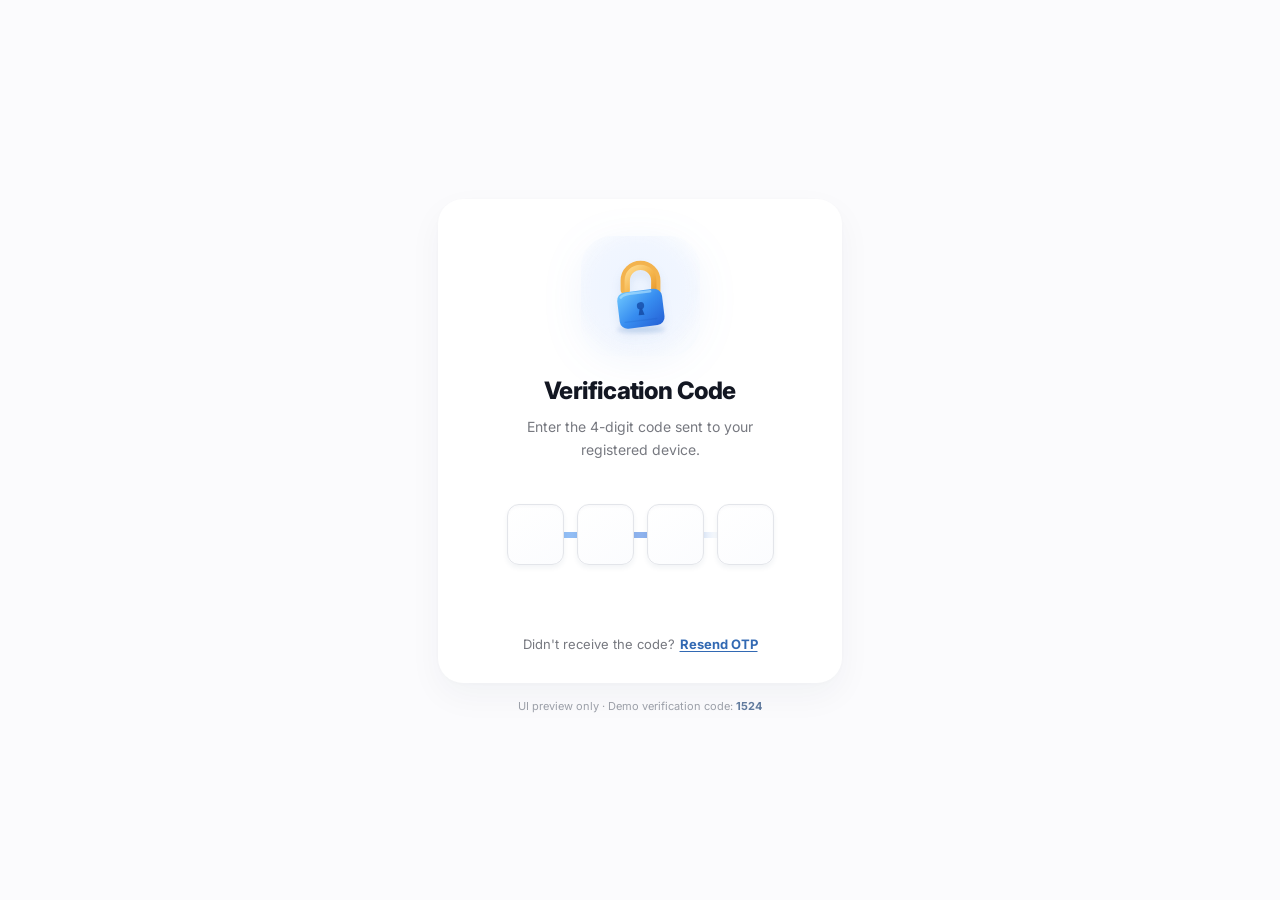
<file: index.html>
<!doctype html>
<html lang="en">
<head>
  <meta charset="UTF-8" />
  <meta name="viewport" content="width=device-width, initial-scale=1.0" />
  <meta name="theme-color" content="#f9fafc" />
  <meta name="description" content="Responsive four-digit verification code interface." />
  <title>Verification Code | OTP UI</title>
  <link rel="stylesheet" href="style.css" />
  <script src="script.js" defer></script>
</head>
<body>
  <main class="page">
    <section class="card" aria-labelledby="verification-heading">
      <div class="hero-icon" aria-hidden="true">
        <svg class="lock-icon" viewBox="0 0 104 116" role="img" focusable="false">
          <defs>
            <linearGradient id="shackle" x1="0" y1="0" x2="1" y2="1">
              <stop offset="0" stop-color="#ffdb8d" />
              <stop offset=".58" stop-color="#f5b54c" />
              <stop offset="1" stop-color="#e89c31" />
            </linearGradient>
            <linearGradient id="lockface" x1="0" y1="0" x2=".95" y2="1">
              <stop offset="0" stop-color="#70c9ff" />
              <stop offset=".52" stop-color="#378df0" />
              <stop offset="1" stop-color="#2561d6" />
            </linearGradient>
            <filter id="lockshadow" x="-50%" y="-50%" width="200%" height="200%">
              <feGaussianBlur stdDeviation="3" />
            </filter>
          </defs>
          <ellipse cx="53" cy="108" rx="37" ry="4" fill="#3973bb" opacity=".2" filter="url(#lockshadow)" />
          <path d="M28 48V34a24 24 0 0 1 48 0v19" fill="none" stroke="#f3b34e" stroke-width="12" stroke-linecap="round" />
          <path d="M32 49V34a20 20 0 0 1 40 0v16" fill="none" stroke="url(#shackle)" stroke-width="8" stroke-linecap="round" />
          <g transform="rotate(-7 52 72)">
            <rect x="18" y="49" width="68" height="55" rx="12" fill="url(#lockface)" />
            <path d="M24 56c3-3 7-4 14-4h31" fill="none" stroke="#b1e3ff" stroke-width="4" opacity=".63" stroke-linecap="round" />
            <path d="M26 94h48" fill="none" stroke="#134eaf" stroke-width="2" opacity=".15" stroke-linecap="round" />
            <circle cx="52" cy="72" r="5.5" fill="#1953af" opacity=".9" />
            <path d="M50.5 75h3l3 11h-9z" fill="#1953af" />
          </g>
        </svg>
      </div>

      <h1 id="verification-heading">Verification Code</h1>
      <p class="subtitle">Enter the 4-digit code sent to your<br class="desktop-break" /> registered device.</p>

      <form id="otp-form" novalidate autocomplete="off">
        <fieldset class="otp-fieldset">
          <legend class="sr-only">Four-digit verification code</legend>
          <div class="otp-inputs" role="group" aria-label="4-digit verification code">
            <input class="otp-input" type="text" inputmode="numeric" pattern="[0-9]*" maxlength="1" autocomplete="one-time-code" aria-label="Digit 1 of 4" data-index="0" />
            <input class="otp-input" type="text" inputmode="numeric" pattern="[0-9]*" maxlength="1" aria-label="Digit 2 of 4" data-index="1" />
            <input class="otp-input" type="text" inputmode="numeric" pattern="[0-9]*" maxlength="1" aria-label="Digit 3 of 4" data-index="2" />
            <input class="otp-input" type="text" inputmode="numeric" pattern="[0-9]*" maxlength="1" aria-label="Digit 4 of 4" data-index="3" />
          </div>
        </fieldset>
        <div class="verify-wrapper" id="verify-wrapper">
          <button class="verify-button" type="submit" id="verify-button">Verify Code</button>
        </div>
      </form>

      <div class="resend-area">
        <span>Didn't receive the code?</span>
        <button type="button" id="resend-button" class="resend-button">Resend OTP</button>
      </div>
      <p class="feedback" id="feedback" role="status" aria-live="polite"></p>
    </section>
    <p class="demo-note">UI preview only · Demo verification code: <strong>1524</strong></p>
  </main>
</body>
</html>
</file>
<file: style.css>
@import url('https://fonts.googleapis.com/css2?family=Inter:wght@400;500;600;700;800&display=swap');

:root {
  color-scheme: light;
  --ink: #131722;
  --muted: #81848b;
  --blue: #2879d9;
  --blue-dark: #2460cf;
  --page: #fbfbfd;
}

* { box-sizing: border-box; }
html { min-height: 100%; }
body {
  margin: 0;
  min-height: 100vh;
  min-height: 100dvh;
  background: var(--page);
  color: var(--ink);
  font-family: Inter, -apple-system, BlinkMacSystemFont, "Segoe UI", Arial, sans-serif;
  -webkit-font-smoothing: antialiased;
}
button, input { font: inherit; }
button { -webkit-tap-highlight-color: transparent; }
.page {
  min-height: 100vh;
  min-height: 100dvh;
  display: flex;
  flex-direction: column;
  align-items: center;
  justify-content: center;
  padding: 30px 18px 18px;
}
.card {
  width: min(100%, 404px);
  min-height: 484px;
  padding: 37px 27px 28px;
  background: #fff;
  border-radius: 25px;
  text-align: center;
  box-shadow: 0 13px 34px rgba(26, 38, 62, .042), 0 1px 4px rgba(26, 38, 62, .018);
  display: flex;
  flex-direction: column;
  align-items: center;
}
.hero-icon {
  width: 119px;
  height: 120px;
  display: grid;
  place-items: center;
  background: radial-gradient(circle at 48% 45%, #edf4ff 0, #f1f6ff 52%, rgba(241,246,255,.15) 76%);
  border-radius: 31px;
  filter: drop-shadow(0 8px 20px rgba(63, 121, 216, .085));
}
.lock-icon { width: 69px; height: 77px; filter: drop-shadow(0 6px 5px rgba(29,89,171,.09)); }
h1 { margin: 19px 0 0; font-size: 24px; line-height: 1.3; letter-spacing: -.8px; font-weight: 800; }
.subtitle { margin: 9px 0 0; font-size: 14px; line-height: 1.65; font-weight: 400; color: #777980; }
#otp-form { width: 100%; margin-top: 43px; }
.otp-fieldset { margin: 0; padding: 0; border: 0; }
.otp-inputs {
  position: relative;
  width: max-content;
  margin: 0 auto;
  display: flex;
  gap: 13px;
  isolation: isolate;
}
.otp-inputs::before {
  content: '';
  position: absolute;
  top: 50%; left: 14px; right: 14px;
  height: 6px;
  border-radius: 20px;
  transform: translateY(-50%);
  background: linear-gradient(90deg, #3e96f5, #2e6edc 57%, #edf3fa 81%);
  opacity: .55;
  z-index: -1;
}
.otp-input {
  display: block;
  width: 57px;
  height: 61px;
  padding: 0;
  border-radius: 12px;
  border: 1.5px solid #e3e5ea;
  outline: none;
  text-align: center;
  font-weight: 800;
  font-size: 23px;
  color: #204176;
  background: linear-gradient(145deg, #fff, #fbfcfe);
  box-shadow: 0 3px 5px rgba(35, 64, 104, .06), inset 0 2px 3px rgba(36,52,82,.025);
  caret-color: var(--blue-dark);
  transition: border-color .15s ease, box-shadow .15s ease, background .2s ease;
}
.otp-input.filled {
  color: #fff;
  border-color: #4da5f1;
  background: linear-gradient(165deg, #83c5ff 0%, #378fed 38%, #2a69df 100%);
  text-shadow: 0 1px 2px rgba(8,43,99,.32);
  box-shadow: 0 4px 7px rgba(21,84,176,.2), inset 0 3px 3px rgba(255,255,255,.33), inset 0 -3px 2px rgba(29,72,158,.15);
}
.otp-input:focus-visible, .otp-input:focus {
  border-color: #317bdc;
  box-shadow: 0 0 0 2px rgba(45,115,218,.16), 0 3px 7px rgba(31,74,131,.1);
}
.otp-input.filled:focus-visible, .otp-input.filled:focus {
  box-shadow: 0 0 0 2px rgba(45,115,218,.18), 0 4px 8px rgba(21,84,176,.2), inset 0 3px 3px rgba(255,255,255,.3);
}
.verify-wrapper { overflow: hidden; max-height: 0; opacity: 0; transition: max-height .25s ease, opacity .25s ease, margin-top .25s ease; }
.verify-wrapper.visible { max-height: 66px; opacity: 1; margin-top: 22px; }
.verify-button {
  appearance: none; border: none; width: min(100%, 265px); height: 43px;
  border-radius: 10px; cursor: pointer; font-weight: 700; font-size: 13px;
  color: white; background: linear-gradient(115deg, #4aabf5, #2b64d9);
  box-shadow: 0 4px 10px rgba(36, 97, 197, .18);
}
.verify-button:hover { filter: brightness(.98); }
.verify-button:active { transform: translateY(1px); }
.verify-button:focus-visible, .resend-button:focus-visible { outline: 3px solid #9ecafa; outline-offset: 3px; }
.resend-area { display: flex; flex-wrap: wrap; justify-content: center; gap: 5px; align-items: baseline; margin-top: auto; padding-top: 52px; font-size: 13px; line-height: 1.6; color: #777980; }
.resend-button {
  cursor: pointer; appearance: none; border: 0; padding: 0;
  color: #3269b3; background: transparent; font-size: 13px; font-weight: 700;
  text-decoration: underline; text-underline-offset: 2px;
}
.resend-button:disabled { cursor: not-allowed; color: #98a5b8; text-decoration: none; }
.feedback { min-height: 0; margin: 0; padding: 0; font-size: 12px; line-height: 1.5; max-width: 320px; }
.feedback:not(:empty) { margin-top: 12px; }
.feedback.success { color: #14805a; }
.feedback.error { color: #c53647; }
.feedback.info { color: #4d6e9f; }
.demo-note { color: #9b9fa8; font-size: 11px; margin: 16px 0 0; text-align: center; }
.demo-note strong { color: #607a9d; }
.sr-only { position: absolute; width: 1px; height: 1px; overflow: hidden; clip: rect(0,0,0,0); white-space: nowrap; }
.otp-inputs.shake { animation: shake .28s ease-in-out; }
@keyframes shake { 0%,100% { transform: translateX(0); } 25% { transform: translateX(-5px); } 75% { transform: translateX(5px); } }
@media (max-width: 400px) {
  .card { padding: 28px 15px 26px; border-radius: 21px; min-height: 465px; }
  .otp-inputs { gap: 10px; }
  .otp-input { width: 52px; height: 58px; }
  h1 { font-size: 22px; }
}
@media (max-width: 320px) {
  .otp-inputs { gap: 7px; }
  .otp-input { width: 47px; }
  .subtitle { font-size: 12px; }
}
@media (prefers-reduced-motion: reduce) { *, *::before, *::after { animation-duration: .01ms !important; transition-duration: .01ms !important; } }
</file>
